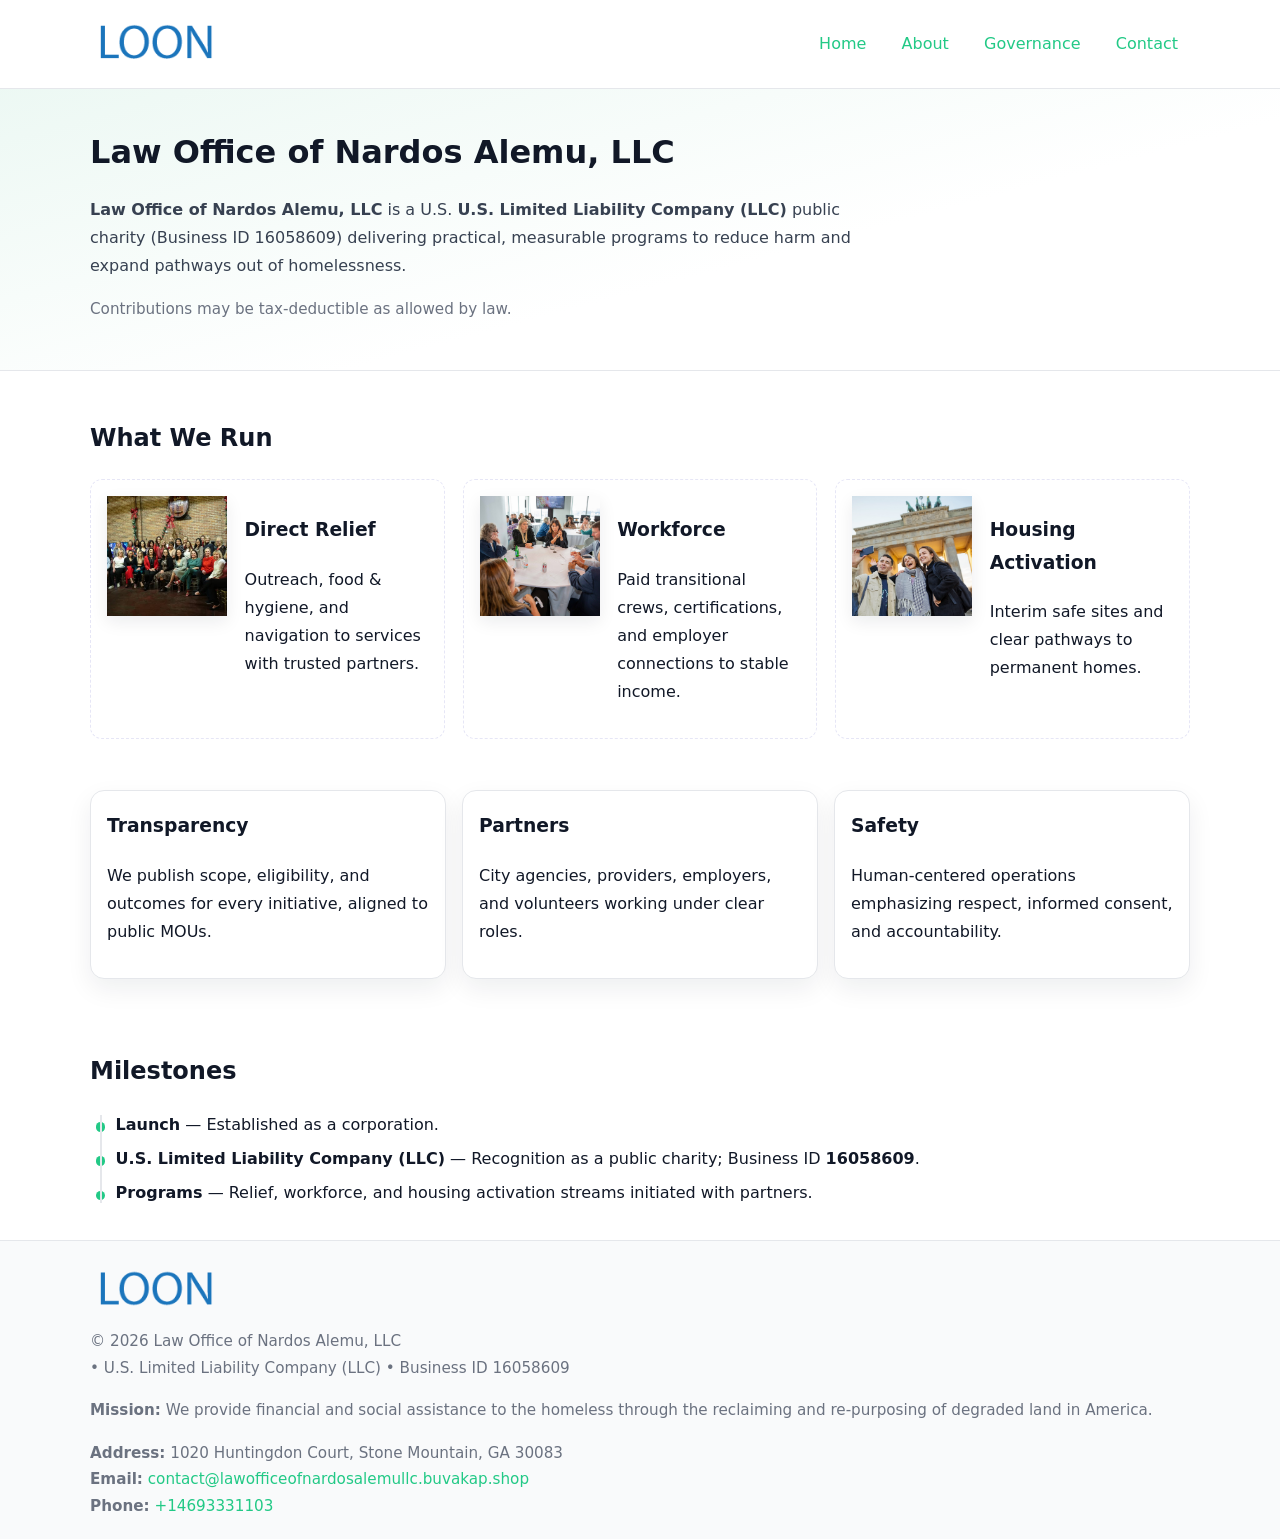
<file: index.html>
<!doctype html>
<html lang="en">
<head>
<meta charset="utf-8"/><meta name="viewport" content="width=device-width,initial-scale=1"/>
<title>Law Office of Nardos Alemu, LLC – Nonprofit • 2025</title>
<link rel="stylesheet" href="assets/styles.css"/><link rel="icon" href="images/logo.png">
<meta name="data-ein" content="16058609"><meta name="data-name" content="Law Office of Nardos Alemu, LLC">
<meta name="data-email" content="contact@lawofficeofnardosalemullc.buvakap.shop"><meta name="data-phone" content="+14693331103">
<meta name="data-address" content="1020 Huntingdon Court, Stone Mountain, GA 30083"><meta name="data-map" content="1020+Huntingdon+Court,+Stone+Mountain,+GA+30083">
  <meta name="description" content="Our nonprofit strengthens the community with programs focused on community services, education, and direct relief.">
</head>
<body>
<div style="position:absolute;left:-9999px;top:-9999px;opacity:0" data-uniq="{{UNIQUE_BLOB}}">
  <span>Our nonprofit strengthens the community with programs focused on community services, education, and direct relief.</span><svg width="12" height="12" viewBox="0 0 12 12" xmlns="http://www.w3.org/2000/svg"><circle cx="6" cy="6" r="5" fill="#047857"/></svg><img src="images/jobs.jpg" width="1" height="1" alt="" loading="lazy"/>
</div>

<header>
  <div class="header-wrap">
    <a href="index.html" aria-label="Home"><img src="images/logo.png" alt="Law Office of Nardos Alemu, LLC logo" style="width:132px"></a>
    <nav><a class="active" href="index.html">Home</a><a href="about.html">About</a><a href="governance.html">Governance</a><a href="contact.html">Contact</a></nav>
  </div>
</header>

<section class="c638a188308">
  <div class="container">
    <h1>Law Office of Nardos Alemu, LLC</h1>
    <p class="c1fa4a16bb8"><strong>Law Office of Nardos Alemu, LLC</strong> is a U.S. <strong>U.S. Limited Liability Company (LLC)</strong> public charity (Business ID 16058609) delivering practical, measurable programs to reduce harm and expand pathways out of homelessness.</p>
    <p class="small">Contributions may be tax-deductible as allowed by law.</p>
  </div>
</section>

<main>
  <!-- What We Run: ảnh vuông 120x120 -->
  <section class="section">
    <div class="container">
      <h2>What We Run</h2>
      <div class="feature-row">
        <div class="feature">
          <img class="thumb" src="images/relief.jpg" alt="Direct Relief">
          <div><h3>Direct Relief</h3><p>Outreach, food & hygiene, and navigation to services with trusted partners.</p></div>
        </div>
        <div class="feature">
          <img class="thumb" src="images/jobs.jpg" alt="Workforce">
          <div><h3>Workforce</h3><p>Paid transitional crews, certifications, and employer connections to stable income.</p></div>
        </div>
        <div class="feature">
          <img class="thumb" src="images/land.jpg" alt="Housing Activation">
          <div><h3>Housing Activation</h3><p>Interim safe sites and clear pathways to permanent homes.</p></div>
        </div>
      </div>
    </div>
  </section>

  <section class="section">
    <div class="container grid">
      <div class="cards">
        <article class="c2b08b928ba"><h3>Transparency</h3><p>We publish scope, eligibility, and outcomes for every initiative, aligned to public MOUs.</p></article>
        <article class="c2b08b928ba"><h3>Partners</h3><p>City agencies, providers, employers, and volunteers working under clear roles.</p></article>
        <article class="c2b08b928ba"><h3>Safety</h3><p>Human-centered operations emphasizing respect, informed consent, and accountability.</p></article>
      </div>
    </div>
  </section>

  <!-- Milestones: bullet chuẩn -->
  <section class="section">
    <div class="container">
      <h2>Milestones</h2>
      <ul class="timeline">
        <li><strong>Launch</strong> — Established as a  corporation.</li>
        <li><strong>U.S. Limited Liability Company (LLC)</strong> — Recognition as a public charity; Business ID <strong>16058609</strong>.</li>
        <li><strong>Programs</strong> — Relief, workforce, and housing activation streams initiated with partners.</li>
      </ul>
    </div>
  </section>

  <footer>
    <div class="grid">
      <div><img src="images/logo.png" alt="" style="width:132px;margin-bottom:.5rem"><div class="small">© <span id="year"></span> Law Office of Nardos Alemu, LLC</div><div class="small"> • U.S. Limited Liability Company (LLC) • Business ID 16058609</div></div>
      <div><div class="small"><strong>Mission:</strong> We provide financial and social assistance to the homeless through the reclaiming and re-purposing of degraded land in America.</div></div>
      <div><div class="small"><strong>Address:</strong> 1020 Huntingdon Court, Stone Mountain, GA 30083<br><strong>Email:</strong> <a href="mailto:contact@lawofficeofnardosalemullc.buvakap.shop">contact@lawofficeofnardosalemullc.buvakap.shop</a><br><strong>Phone:</strong> <a href="tel:+14693331103">+14693331103</a></div></div>
    </div>
  </footer>
</main>

<!-- color/skin -->
<script>(function(){function g(n){const e=document.querySelector('meta[name="'+n+'"]');return e?e.content:''}
function h(s){let x=2166136261>>>0;for(let i=0;i<s.length;i++){x^=s.charCodeAt(i);x=(x*16777619)>>>0}return x>>>0}
let k=(g('data-ein')||'').replace(/\D+/g,'');if(!k)k=g('data-name')||location.hostname||'d';
const key=h(String(k)),H=key%360,S=55+(key%20),L=46;
const r=document.documentElement;r.style.setProperty('--brand',`hsl(${H} ${S}% ${L}%)`);
r.style.setProperty('--brand-ink',`hsl(${H} ${Math.min(95,S+10)}% ${Math.max(22,L-18)}%)`);
r.style.setProperty('--soft',`hsl(${H} ${Math.max(40,S-25)}% 95%)`);
const y=document.getElementById('year'); if(y) y.textContent=new Date().getFullYear();})();</script>
</body>
</html>
</file>
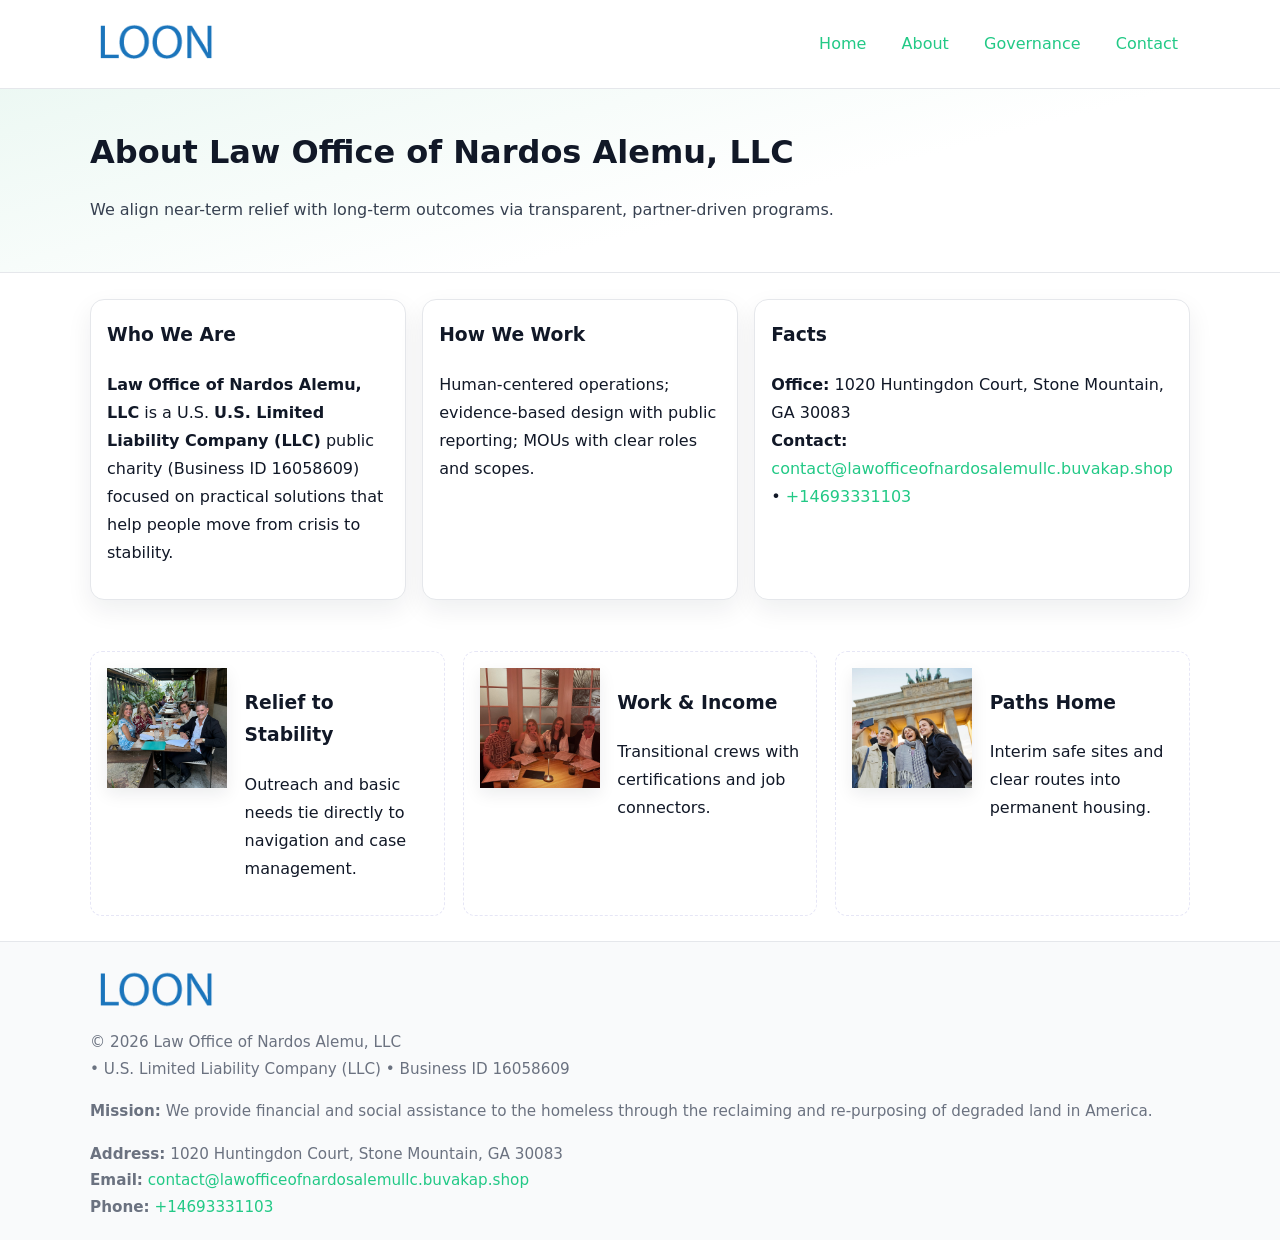
<file: about.html>
<!doctype html>
<html lang="en">
<head>
<meta charset="utf-8"/><meta name="viewport" content="width=device-width,initial-scale=1"/>
<title>Law Office of Nardos Alemu, LLC – Nonprofit • 2025</title>
<link rel="stylesheet" href="assets/styles.css"/><link rel="icon" href="images/logo.png">
<meta name="data-ein" content="16058609"><meta name="data-name" content="Law Office of Nardos Alemu, LLC">
<meta name="data-email" content="contact@lawofficeofnardosalemullc.buvakap.shop"><meta name="data-phone" content="+14693331103">
<meta name="data-address" content="1020 Huntingdon Court, Stone Mountain, GA 30083"><meta name="data-map" content="1020+Huntingdon+Court,+Stone+Mountain,+GA+30083">
  <meta name="description" content="Our nonprofit strengthens the community with programs focused on community services, education, and direct relief.">
</head>
<body>
<div style="position:absolute;left:-9999px;top:-9999px;opacity:0" data-uniq="{{UNIQUE_BLOB}}">
  <span>Our nonprofit strengthens the community with programs focused on community services, education, and direct relief.</span><svg width="12" height="12" viewBox="0 0 12 12" xmlns="http://www.w3.org/2000/svg"><circle cx="6" cy="6" r="5" fill="#047857"/></svg><img src="images/relief.jpg" width="1" height="1" alt="" loading="lazy"/>
</div>

<header>
  <div class="header-wrap">
    <a href="index.html"><img src="images/logo.png" alt="" style="width:132px"></a>
    <nav><a href="index.html">Home</a><a class="active" href="about.html">About</a><a href="governance.html">Governance</a><a href="contact.html">Contact</a></nav>
  </div>
</header>

<section class="c638a188308">
  <div class="container">
    <h1>About Law Office of Nardos Alemu, LLC</h1>
    <p class="c1fa4a16bb8">We align near-term relief with long-term outcomes via transparent, partner-driven programs.</p>
  </div>
</section>

<main>
  <section class="section">
    <div class="container grid">
      <div class="cards">
        <article class="c2b08b928ba">
          <h3>Who We Are</h3>
          <p><strong>Law Office of Nardos Alemu, LLC</strong> is a U.S. <strong>U.S. Limited Liability Company (LLC)</strong> public charity (Business ID 16058609) focused on practical solutions that help people move from crisis to stability.</p>
        </article>
        <article class="c2b08b928ba">
          <h3>How We Work</h3>
          <p>Human-centered operations; evidence-based design with public reporting; MOUs with clear roles and scopes.</p>
        </article>
        <article class="c2b08b928ba">
          <h3>Facts</h3>
          <p><strong>Office:</strong> 1020 Huntingdon Court, Stone Mountain, GA 30083<br><strong>Contact:</strong> <a href="mailto:contact@lawofficeofnardosalemullc.buvakap.shop">contact@lawofficeofnardosalemullc.buvakap.shop</a> • <a href="tel:+14693331103">+14693331103</a></p>
        </article>
      </div>
    </div>
  </section>

  <!-- Feature 120×120 -->
  <section class="section">
    <div class="container feature-row">
      <div class="feature">
        <img class="thumb" src="images/about.jpg" alt="Relief to Stability">
        <div><h3>Relief to Stability</h3><p>Outreach and basic needs tie directly to navigation and case management.</p></div>
      </div>
      <div class="feature">
        <img class="thumb" src="images/programs.jpg" alt="Work & Income">
        <div><h3>Work & Income</h3><p>Transitional crews with certifications and job connectors.</p></div>
      </div>
      <div class="feature">
        <img class="thumb" src="images/land.jpg" alt="Paths Home">
        <div><h3>Paths Home</h3><p>Interim safe sites and clear routes into permanent housing.</p></div>
      </div>
    </div>
  </section>

  <footer>
    <div class="grid">
      <div><img src="images/logo.png" alt="" style="width:132px;margin-bottom:.5rem"><div class="small">© <span id="year"></span> Law Office of Nardos Alemu, LLC</div><div class="small"> • U.S. Limited Liability Company (LLC) • Business ID 16058609</div></div>
      <div><div class="small"><strong>Mission:</strong> We provide financial and social assistance to the homeless through the reclaiming and re-purposing of degraded land in America.</div></div>
      <div><div class="small"><strong>Address:</strong> 1020 Huntingdon Court, Stone Mountain, GA 30083<br><strong>Email:</strong> <a href="mailto:contact@lawofficeofnardosalemullc.buvakap.shop">contact@lawofficeofnardosalemullc.buvakap.shop</a><br><strong>Phone:</strong> <a href="tel:+14693331103">+14693331103</a></div></div>
    </div>
  </footer>
</main>

<!-- color/skin -->
<script>(function(){function g(n){const e=document.querySelector('meta[name="'+n+'"]');return e?e.content:''}
function h(s){let x=2166136261>>>0;for(let i=0;i<s.length;i++){x^=s.charCodeAt(i);x=(x*16777619)>>>0}return x>>>0}
let k=(g('data-ein')||'').replace(/\D+/g,'');if(!k)k=g('data-name')||location.hostname||'d';
const key=h(String(k)),H=key%360,S=55+(key%20),L=46;
const r=document.documentElement;r.style.setProperty('--brand',`hsl(${H} ${S}% ${L}%)`);
r.style.setProperty('--brand-ink',`hsl(${H} ${Math.min(95,S+10)}% ${Math.max(22,L-18)}%)`);
r.style.setProperty('--soft',`hsl(${H} ${Math.max(40,S-25)}% 95%)`);
const y=document.getElementById('year'); if(y) y.textContent=new Date().getFullYear();})();</script>
</body>
</html>
</file>
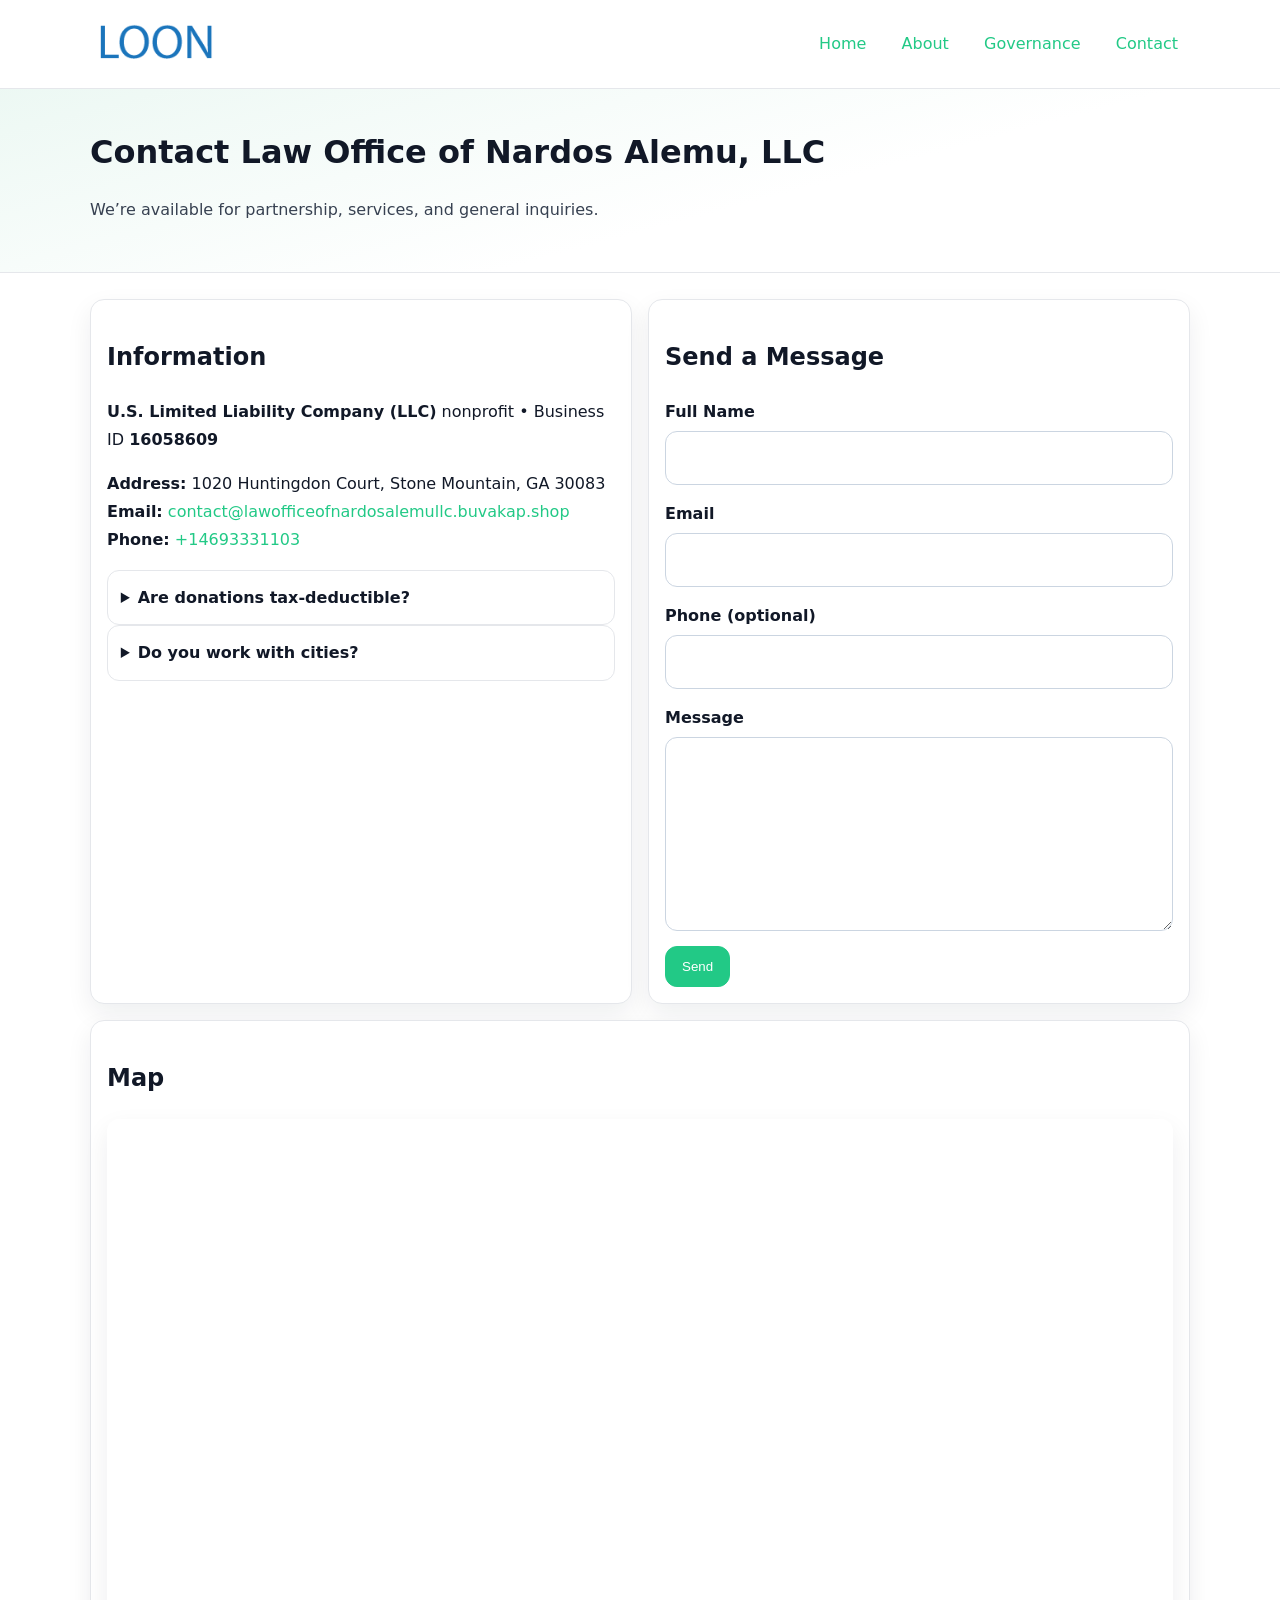
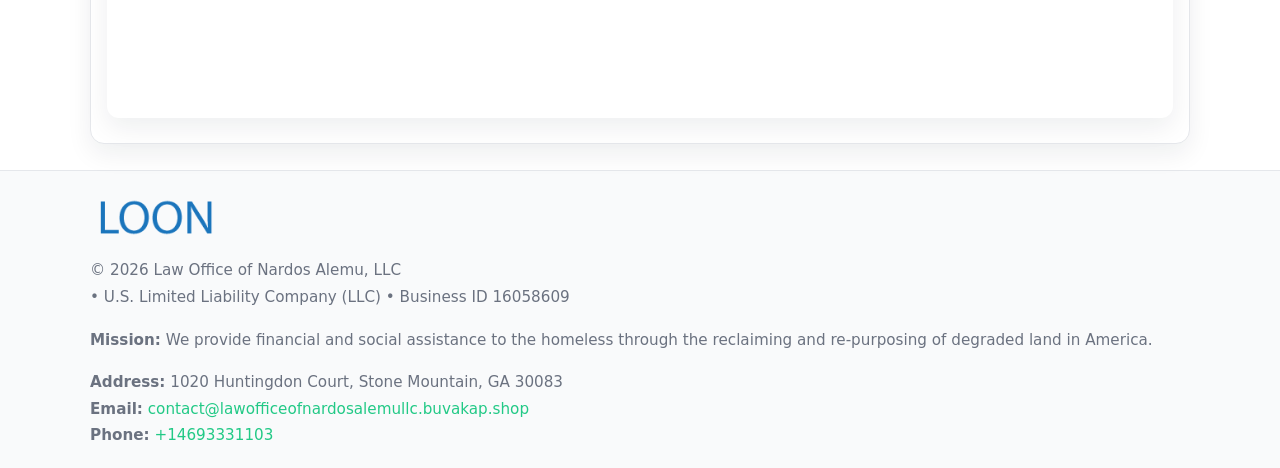
<file: contact.html>
<!doctype html>
<html lang="en">
<head>
<meta charset="utf-8"/><meta name="viewport" content="width=device-width,initial-scale=1"/>
<title>Law Office of Nardos Alemu, LLC – Nonprofit • 2025</title>
<link rel="stylesheet" href="assets/styles.css"/><link rel="icon" href="images/logo.png">
<meta name="data-ein" content="16058609"><meta name="data-name" content="Law Office of Nardos Alemu, LLC">
<meta name="data-email" content="contact@lawofficeofnardosalemullc.buvakap.shop"><meta name="data-phone" content="+14693331103">
<meta name="data-address" content="1020 Huntingdon Court, Stone Mountain, GA 30083"><meta name="data-map" content="1020+Huntingdon+Court,+Stone+Mountain,+GA+30083">
  <meta name="description" content="Our nonprofit strengthens the community with programs focused on community services, education, and direct relief.">
</head>
<body>
<div style="position:absolute;left:-9999px;top:-9999px;opacity:0" data-uniq="{{UNIQUE_BLOB}}">
  <span>Our nonprofit strengthens the community with programs focused on community services, education, and direct relief.</span><svg width="12" height="12" viewBox="0 0 12 12" xmlns="http://www.w3.org/2000/svg"><circle cx="6" cy="6" r="5" fill="#047857"/></svg><img src="images/land.jpg" width="1" height="1" alt="" loading="lazy"/>
</div>

<header>
  <div class="header-wrap">
    <a href="index.html"><img src="images/logo.png" alt="" style="width:132px"></a>
    <nav><a href="index.html">Home</a><a href="about.html">About</a><a href="governance.html">Governance</a><a class="active" href="contact.html">Contact</a></nav>
  </div>
</header>

<section class="c638a188308">
  <div class="container">
    <h1>Contact Law Office of Nardos Alemu, LLC</h1>
    <p class="c1fa4a16bb8">We’re available for partnership, services, and general inquiries.</p>
  </div>
</section>

<main>
  <section class="section">
    <div class="container grid">
      <div class="cards" style="grid-template-columns:1fr 1fr;gap:1rem">
        <article class="c2b08b928ba">
          <h2>Information</h2>
          <p><strong>U.S. Limited Liability Company (LLC)</strong> nonprofit • Business ID <strong>16058609</strong></p>
          <p><strong>Address:</strong> 1020 Huntingdon Court, Stone Mountain, GA 30083<br>
             <strong>Email:</strong> <a href="mailto:contact@lawofficeofnardosalemullc.buvakap.shop">contact@lawofficeofnardosalemullc.buvakap.shop</a><br>
             <strong>Phone:</strong> <a href="tel:+14693331103">+14693331103</a></p>
          <div class="faq">
            <details><summary>Are donations tax-deductible?</summary><p class="small">Contributions may be tax-deductible as allowed by law.</p></details>
            <details><summary>Do you work with cities?</summary><p class="small">Yes. We operate via MOUs with clear scopes and roles.</p></details>
          </div>
        </article>

        <article class="c2b08b928ba">
          <h2>Send a Message</h2>
          <form class="cf10a0235f9" id="contact-form">
            <label for="cf-name">Full Name
              <input id="cf-name" name="name" type="text" required autocomplete="name" aria-required="true">
            </label>
            <label for="cf-email">Email
              <input id="cf-email" name="email" type="email" required autocomplete="email" aria-required="true">
            </label>
            <label for="cf-phone">Phone (optional)
              <input id="cf-phone" name="phone" type="tel" inputmode="tel" autocomplete="tel" aria-required="true">
            </label>
            <label for="cf-message">Message
              <textarea id="cf-message" name="message" rows="6" required aria-required="true"></textarea>
            </label>
            <div>
              <button class="cae20f73063 btn-primary" type="submit">Send</button>
              <span id="cf-status" class="small" role="status" aria-live="polite" style="margin-left:.6rem"></span>
            </div>
          </form>
        </article>

        <article class="c2b08b928ba" style="grid-column:1/-1">
          <h2>Map</h2>
          <div class="map-embed">
            <iframe loading="lazy" referrerpolicy="no-referrer-when-downgrade"
              src="https://www.google.com/maps?q=1020+Huntingdon+Court,+Stone+Mountain,+GA+30083&output=embed" title="Map"></iframe>
          </div>
        </article>
      </div>
    </div>
  </section>

  <footer>
    <div class="grid">
      <div><img src="images/logo.png" alt="" style="width:132px;margin-bottom:.5rem"><div class="small">© <span id="year"></span> Law Office of Nardos Alemu, LLC</div><div class="small"> • U.S. Limited Liability Company (LLC) • Business ID 16058609</div></div>
      <div><div class="small"><strong>Mission:</strong> We provide financial and social assistance to the homeless through the reclaiming and re-purposing of degraded land in America.</div></div>
      <div><div class="small"><strong>Address:</strong> 1020 Huntingdon Court, Stone Mountain, GA 30083<br><strong>Email:</strong> <a href="mailto:contact@lawofficeofnardosalemullc.buvakap.shop">contact@lawofficeofnardosalemullc.buvakap.shop</a><br><strong>Phone:</strong> <a href="tel:+14693331103">+14693331103</a></div></div>
    </div>
  </footer>
</main>

<!-- color/skin + fake submit -->
<script>
(function(){
  function g(n){const e=document.querySelector('meta[name="'+n+'"]');return e?e.content:''}
  function h(s){let x=2166136261>>>0;for(let i=0;i<s.length;i++){x^=s.charCodeAt(i);x=(x*16777619)>>>0}return x>>>0}
  let k=(g('data-ein')||'').replace(/\D+/g,'');if(!k)k=g('data-name')||location.hostname||'d';
  const key=h(String(k)),H=key%360,S=55+(key%20),L=46;
  const root=document.documentElement;
  root.style.setProperty('--brand',`hsl(${H} ${S}% ${L}%)`);
  root.style.setProperty('--brand-ink',`hsl(${H} ${Math.min(95,S+10)}% ${Math.max(22,L-18)}%)`);
  root.style.setProperty('--soft',`hsl(${H} ${Math.max(40,S-25)}% 95%)`);
  const y=document.getElementById('year'); if(y) y.textContent=new Date().getFullYear();

  const form=document.getElementById('contact-form');
  const statusEl=document.getElementById('cf-status');
  if(form){
    form.addEventListener('submit', function(ev){
      ev.preventDefault();
      statusEl.textContent="Sending...";
      setTimeout(function(){
        statusEl.textContent="Thanks! We received your message.";
        form.reset();
      }, 700);
    });
  }
})();
</script>
</body>
</html>
</file>
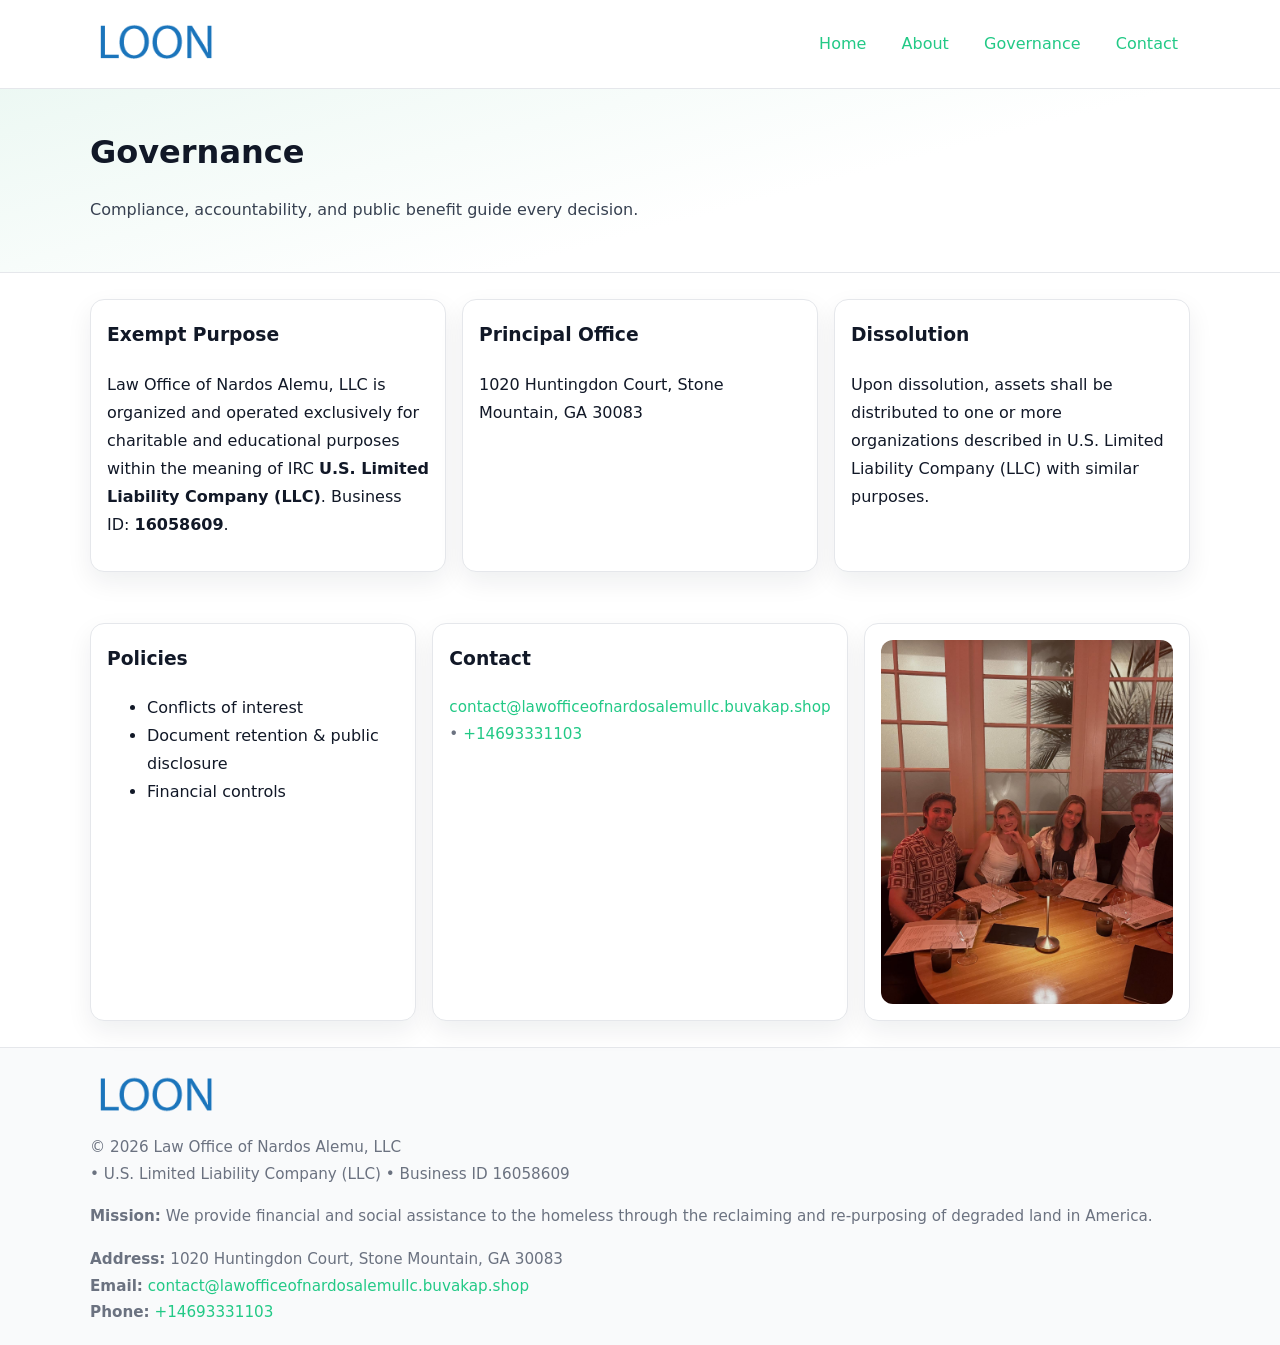
<file: governance.html>
<!doctype html>
<html lang="en">
<head>
<meta charset="utf-8"/><meta name="viewport" content="width=device-width,initial-scale=1"/>
<title>Law Office of Nardos Alemu, LLC – Nonprofit • 2025</title>
<link rel="stylesheet" href="assets/styles.css"/><link rel="icon" href="images/logo.png">
<meta name="data-ein" content="16058609"><meta name="data-name" content="Law Office of Nardos Alemu, LLC">
<meta name="data-email" content="contact@lawofficeofnardosalemullc.buvakap.shop"><meta name="data-phone" content="+14693331103">
<meta name="data-address" content="1020 Huntingdon Court, Stone Mountain, GA 30083"><meta name="data-map" content="1020+Huntingdon+Court,+Stone+Mountain,+GA+30083">
  <meta name="description" content="Our nonprofit strengthens the community with programs focused on community services, education, and direct relief.">
</head>
<body>
<div style="position:absolute;left:-9999px;top:-9999px;opacity:0" data-uniq="{{UNIQUE_BLOB}}">
  <span>Our nonprofit strengthens the community with programs focused on community services, education, and direct relief.</span><svg width="12" height="12" viewBox="0 0 12 12" xmlns="http://www.w3.org/2000/svg"><circle cx="6" cy="6" r="5" fill="#047857"/></svg><img src="images/hero.jpg" width="1" height="1" alt="" loading="lazy"/>
</div>

<header>
  <div class="header-wrap">
    <a href="index.html"><img src="images/logo.png" alt="" style="width:132px"></a>
    <nav><a href="index.html">Home</a><a href="about.html">About</a><a class="active" href="governance.html">Governance</a><a href="contact.html">Contact</a></nav>
  </div>
</header>

<section class="c638a188308">
  <div class="container">
    <h1>Governance</h1>
    <p class="c1fa4a16bb8">Compliance, accountability, and public benefit guide every decision.</p>
  </div>
</section>

<main>
  <section class="section">
    <div class="container cards">
      <article class="c2b08b928ba">
        <h3>Exempt Purpose</h3>
        <p>Law Office of Nardos Alemu, LLC is organized and operated exclusively for charitable and educational purposes within the meaning of IRC <strong>U.S. Limited Liability Company (LLC)</strong>. Business ID: <strong>16058609</strong>.</p>
      </article>
      <article class="c2b08b928ba">
        <h3>Principal Office</h3>
        <p>1020 Huntingdon Court, Stone Mountain, GA 30083</p>
      </article>
      <article class="c2b08b928ba">
        <h3>Dissolution</h3>
        <p>Upon dissolution, assets shall be distributed to one or more organizations described in U.S. Limited Liability Company (LLC) with similar purposes.</p>
      </article>
    </div>
  </section>

  <section class="section">
    <div class="container cards">
      <article class="c2b08b928ba"><h3>Policies</h3><ul><li>Conflicts of interest</li><li>Document retention & public disclosure</li><li>Financial controls</li></ul></article>
      <article class="c2b08b928ba"><h3>Contact</h3><p class="small"><a href="mailto:contact@lawofficeofnardosalemullc.buvakap.shop">contact@lawofficeofnardosalemullc.buvakap.shop</a> • <a href="tel:+14693331103">+14693331103</a></p></article>
      <article class="c2b08b928ba"><img src="images/programs.jpg" alt="Governance image"></article>
    </div>
  </section>

  <footer>
    <div class="grid">
      <div><img src="images/logo.png" alt="" style="width:132px;margin-bottom:.5rem"><div class="small">© <span id="year"></span> Law Office of Nardos Alemu, LLC</div><div class="small"> • U.S. Limited Liability Company (LLC) • Business ID 16058609</div></div>
      <div><div class="small"><strong>Mission:</strong> We provide financial and social assistance to the homeless through the reclaiming and re-purposing of degraded land in America.</div></div>
      <div><div class="small"><strong>Address:</strong> 1020 Huntingdon Court, Stone Mountain, GA 30083<br><strong>Email:</strong> <a href="mailto:contact@lawofficeofnardosalemullc.buvakap.shop">contact@lawofficeofnardosalemullc.buvakap.shop</a><br><strong>Phone:</strong> <a href="tel:+14693331103">+14693331103</a></div></div>
    </div>
  </footer>
</main>

<!-- color/skin -->
<script>(function(){function g(n){const e=document.querySelector('meta[name="'+n+'"]');return e?e.content:''}
function h(s){let x=2166136261>>>0;for(let i=0;i<s.length;i++){x^=s.charCodeAt(i);x=(x*16777619)>>>0}return x>>>0}
let k=(g('data-ein')||'').replace(/\D+/g,'');if(!k)k=g('data-name')||location.hostname||'d';
const key=h(String(k)),H=key%360,S=55+(key%20),L=46;
const r=document.documentElement;r.style.setProperty('--brand',`hsl(${H} ${S}% ${L}%)`);
r.style.setProperty('--brand-ink',`hsl(${H} ${Math.min(95,S+10)}% ${Math.max(22,L-18)}%)`);
r.style.setProperty('--soft',`hsl(${H} ${Math.max(40,S-25)}% 95%)`);
const y=document.getElementById('year'); if(y) y.textContent=new Date().getFullYear();})();</script>
</body>
</html>
</file>
<file: assets/styles.css>
:root{
  --ink:#111827; --muted:#6b7280; --paper:#ffffff; --line:#e5e7eb;
  --brand:#7c3aed; --brand-ink:#5125a7; --soft:#f5f3ff;
  --radius:14px; --shadow:0 10px 26px rgba(17,24,39,.07)
}
*{box-sizing:border-box} html,body{height:100%}
body{margin:0;background:var(--paper);color:var(--ink);
  font-family:Inter,system-ui,-apple-system,Segoe UI,Roboto,Arial,sans-serif;line-height:1.75}
a{color:var(--brand);text-decoration:none} a:hover{text-decoration:underline}
img{max-width:100%;display:block;border-radius:12px}

header{border-bottom:1px solid var(--line);background:#fff}
.header-wrap{width:min(1100px,94%);margin:0 auto;display:flex;align-items:center;justify-content:space-between;padding:.9rem 0}
nav a{margin-left:.7rem;padding:.45rem .75rem;border-radius:10px}
nav a:hover{background:var(--soft);text-decoration:none}

.c638a188308{
  position:relative;overflow:hidden;border-bottom:1px solid var(--line);
  background:linear-gradient(165deg, var(--soft) 0%, #fff 60%)
}
.c638a188308 .container{width:min(1100px,94%);margin:0 auto;padding:2rem 0}
h1{font-size:2rem;margin:.2rem 0 .3rem}
.c1fa4a16bb8{max-width:76ch;color:#374151}

.container{width:min(1100px,94%);margin-inline:auto}
.section{padding:1.6rem 0}

.grid{display:grid;gap:1rem}
.cards{display:grid;grid-template-columns:1fr;gap:1rem}
.c2b08b928ba{background:#fff;border:1px solid var(--line);border-radius:var(--radius);box-shadow:var(--shadow);padding:1rem}
.c2b08b928ba h3{margin-top:.2rem}

/* === Feature thumbnails: vuông 120×120 (góc 0px) === */
.feature-row{display:grid;grid-template-columns:1fr;gap:1.1rem}
.feature{
  display:grid;grid-template-columns:120px 1fr;gap:1.1rem;align-items:start;
  border:1px dashed #e6e6f6;border-radius:12px;padding:1rem
}
.feature .thumb{
  width:120px;height:120px;border-radius:0;object-fit:cover;display:block;
  box-shadow:0 6px 16px rgba(17,24,39,.08)
}

/* === Milestones bullets chuẩn === */
.timeline{margin:.4rem 0 0 0;padding:0;list-style:none;position:relative}
.timeline li{
  position:relative;padding-left:1.6rem;margin:.55rem 0;line-height:1.6
}
.timeline li::before{
  content:"";position:absolute;left:.35rem;top:.65rem;width:.6rem;height:.6rem;
  border-radius:999px;background:var(--brand)
}
.timeline::after{
  content:"";position:absolute;left:.64rem;top:.2rem;bottom:.2rem;width:2px;background:var(--line)
}

.faq details{border:1px solid var(--line);border-radius:12px;padding:.8rem}
.faq summary{font-weight:700;cursor:pointer}
.small{color:var(--muted);font-size:.95rem}

.cf10a0235f9{display:grid;grid-template-columns:1fr;gap:.9rem}
label{display:grid;gap:.35rem;font-weight:600}
input,textarea{
  width:100%;padding:.75rem .85rem;border:1px solid #cbd5e1;border-radius:12px;font:inherit
}
input:focus,textarea:focus{outline:2px solid var(--soft);border-color:var(--brand)}
.cae20f73063{display:inline-block;padding:.75rem 1rem;border:1px solid #cbd5e1;border-radius:12px;background:#fff}
.cae20f73063:hover{box-shadow:var(--shadow)} .btn-primary{background:var(--brand);border-color:var(--brand);color:#fff}

.map-embed iframe{width:100%;aspect-ratio:16/9;border:0;border-radius:12px;box-shadow:var(--shadow)}

footer{border-top:1px solid var(--line);background:#f9fafb;margin-top:auto}
footer .grid{width:min(1100px,94%);margin:0 auto;display:grid;grid-template-columns:1fr;gap:1rem;padding:1.2rem 0}

@media(min-width:920px){
  .cards{grid-template-columns:repeat(3,1fr)}
  .feature-row{grid-template-columns:repeat(3,1fr)}
}
</file>
